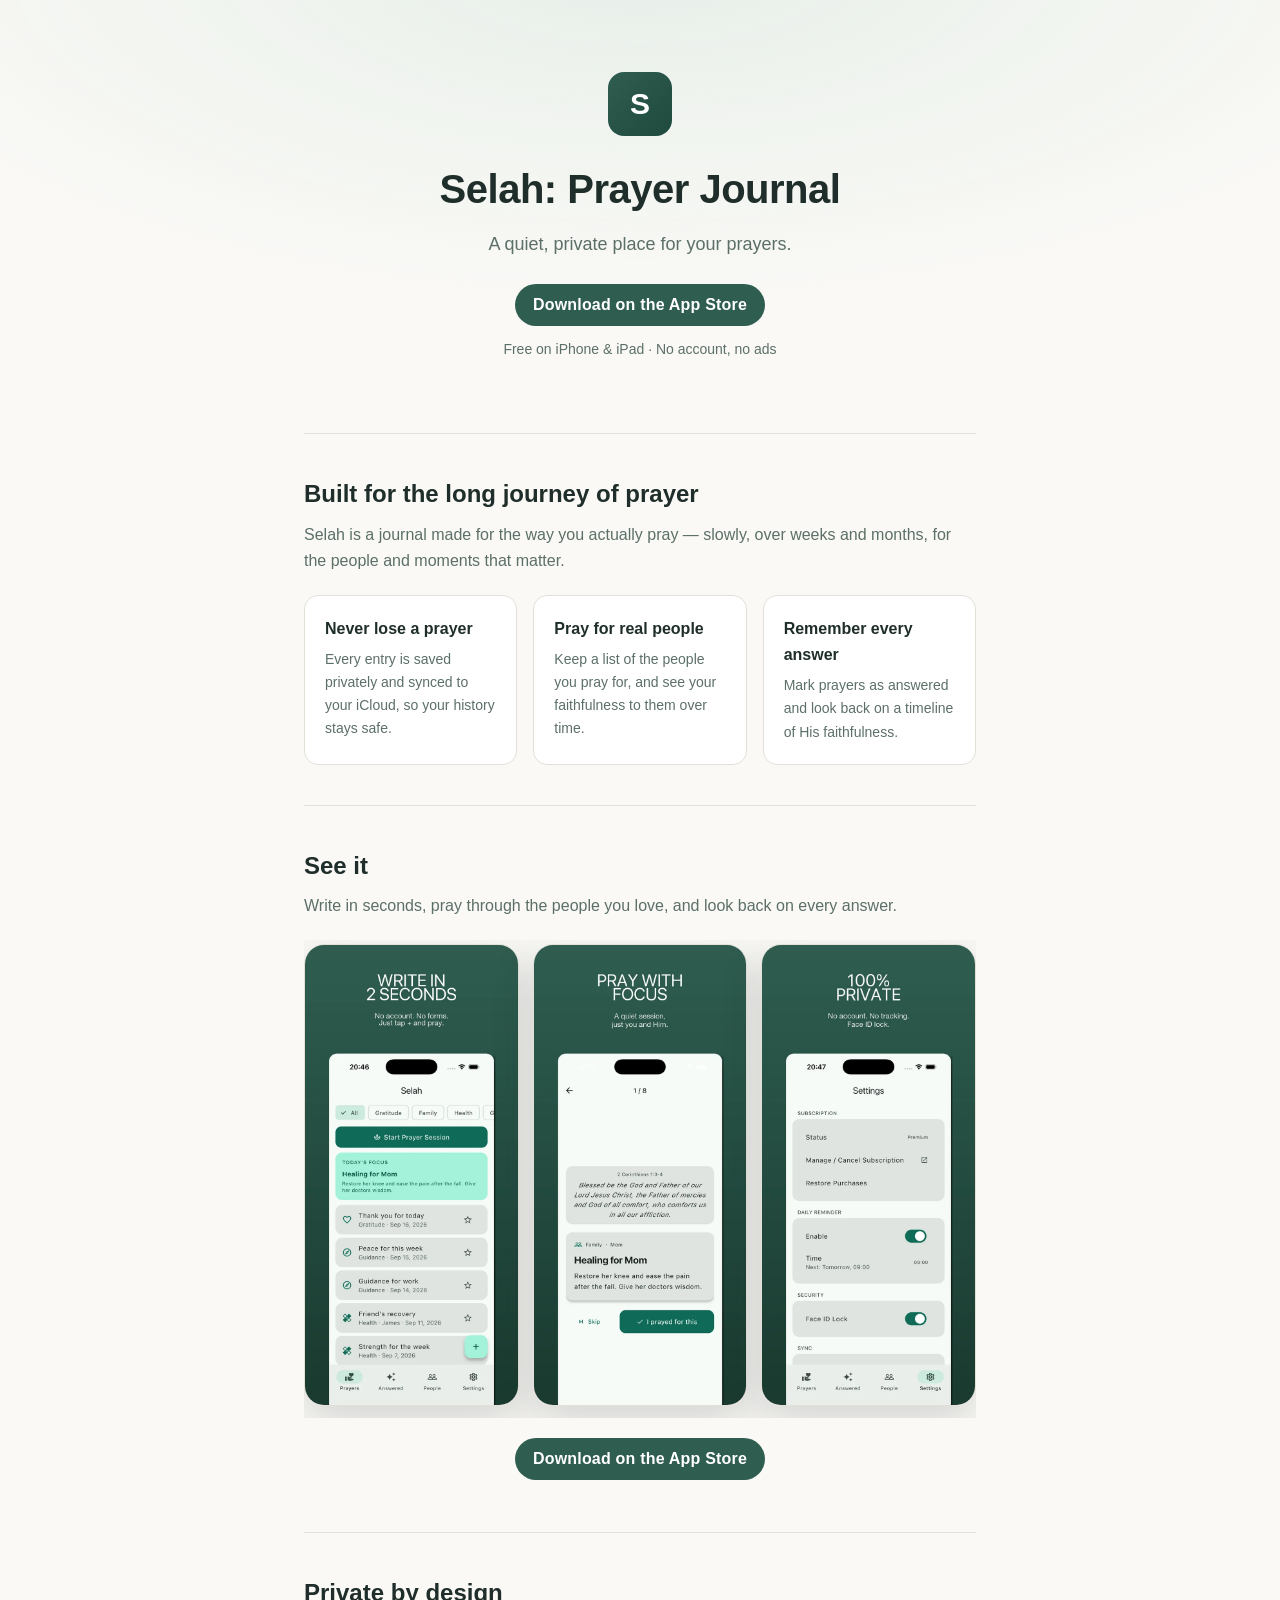
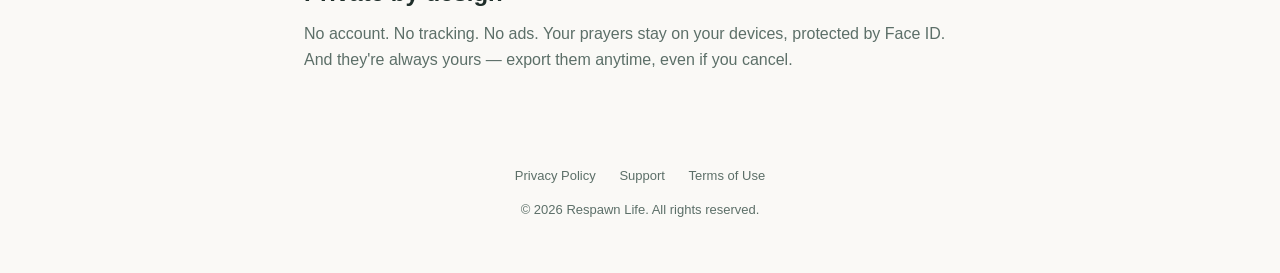
<file: index.html>
<!DOCTYPE html>
<html lang="en">
<head>
  <meta charset="UTF-8">
  <meta name="viewport" content="width=device-width, initial-scale=1.0">
  <title>Selah: Prayer Journal</title>
  <meta name="description" content="A quiet, private place to write your prayers, remember the people you pray for, and look back on every answer.">
  <meta name="theme-color" content="#2f5d50">
  <meta name="apple-itunes-app" content="app-id=6812653563">
  <link rel="icon" type="image/png" href="/icon.png">
  <meta property="og:type" content="website">
  <meta property="og:site_name" content="Selah: Prayer Journal">
  <meta property="og:title" content="Selah: Prayer Journal">
  <meta property="og:description" content="A quiet, private place to write your prayers, remember the people you pray for, and look back on every answer. Free on the App Store.">
  <meta property="og:url" content="https://selah-app.respawnlife.com/">
  <meta property="og:image" content="https://selah-app.respawnlife.com/og.png">
  <meta property="og:image:width" content="1200">
  <meta property="og:image:height" content="630">
  <meta name="twitter:card" content="summary_large_image">
  <meta name="twitter:title" content="Selah: Prayer Journal">
  <meta name="twitter:description" content="A quiet, private place for your prayers. Free on the App Store.">
  <meta name="twitter:image" content="https://selah-app.respawnlife.com/og.png">
  <link rel="stylesheet" href="style.css">
</head>
<body>
  <header class="hero">
    <div class="logo">S</div>
    <h1>Selah: Prayer Journal</h1>
    <p class="tagline">A quiet, private place for your prayers.</p>
    <a class="badge" href="https://apps.apple.com/us/app/selah-prayer-journal/id6812653563">Download on the App Store</a>
    <p class="tagline" style="font-size:14px;margin-top:12px;">Free on iPhone &amp; iPad &middot; No account, no ads</p>
  </header>

  <main class="container">
    <section>
      <h2>Built for the long journey of prayer</h2>
      <p>Selah is a journal made for the way you actually pray &mdash; slowly, over weeks and months, for the people and moments that matter.</p>
      <div class="feat-grid">
        <div class="feat">
          <h3>Never lose a prayer</h3>
          <p>Every entry is saved privately and synced to your iCloud, so your history stays safe.</p>
        </div>
        <div class="feat">
          <h3>Pray for real people</h3>
          <p>Keep a list of the people you pray for, and see your faithfulness to them over time.</p>
        </div>
        <div class="feat">
          <h3>Remember every answer</h3>
          <p>Mark prayers as answered and look back on a timeline of His faithfulness.</p>
        </div>
      </div>
    </section>

    <section id="see">
      <h2>See it</h2>
      <p>Write in seconds, pray through the people you love, and look back on every answer.</p>
      <div class="shots">
        <img src="/screens/home.webp" alt="Selah home screen with today's focus and prayer list" width="660" height="1428" loading="lazy">
        <img src="/screens/pray.webp" alt="A focused prayer session with scripture and a prayer" width="660" height="1428" loading="lazy">
        <img src="/screens/private.webp" alt="Selah settings with Premium, daily reminder and Face ID lock" width="660" height="1428" loading="lazy">
      </div>
      <p style="text-align:center; margin-top:20px;">
        <a class="badge" href="https://apps.apple.com/us/app/selah-prayer-journal/id6812653563">Download on the App Store</a>
      </p>
    </section>

    <section id="privacy">
      <h2>Private by design</h2>
      <p>No account. No tracking. No ads. Your prayers stay on your devices, protected by Face&nbsp;ID. And they're always yours &mdash; export them anytime, even if you cancel.</p>
    </section>
  </main>

  <footer>
    <a href="/privacy/">Privacy Policy</a>
    <a href="/support/">Support</a>
    <a href="https://www.apple.com/legal/internet-services/itunes/dev/stdeula/">Terms of Use</a>
    <p style="margin-top:12px">&copy; 2026 Respawn Life. All rights reserved.</p>
  </footer>
</body>
</html>
</file>
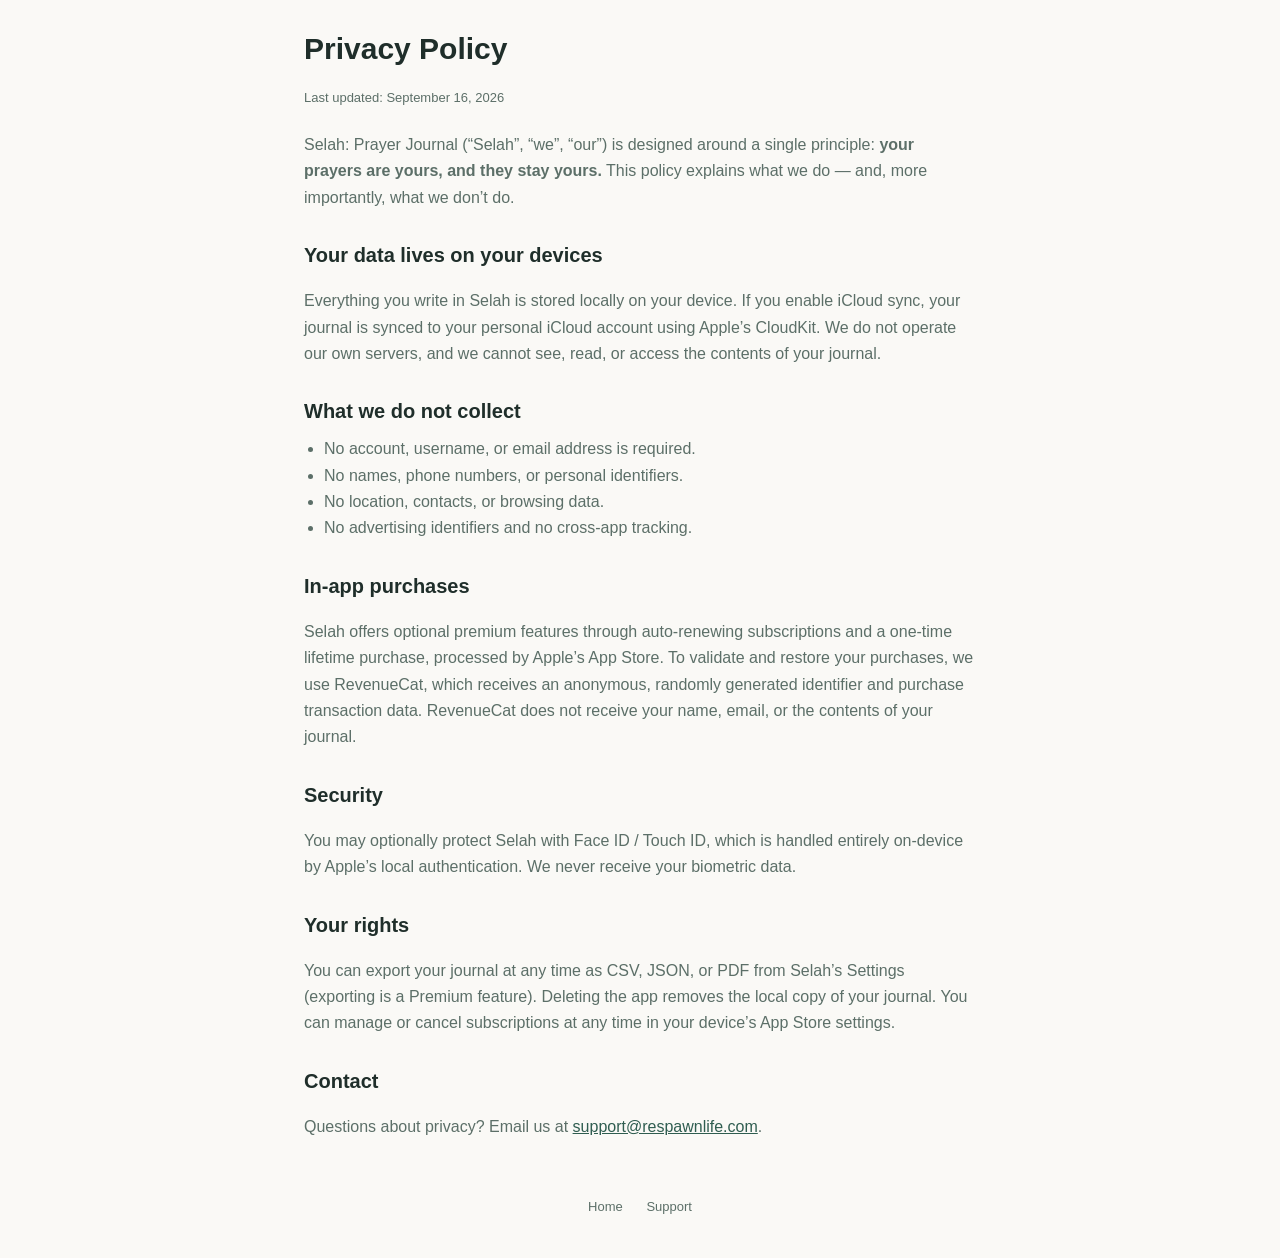
<file: privacy/index.html>
<!DOCTYPE html>
<html lang="en">
<head>
  <meta charset="UTF-8">
  <meta name="viewport" content="width=device-width, initial-scale=1.0">
  <title>Privacy Policy — Selah: Prayer Journal</title>
  <link rel="stylesheet" href="../style.css">
</head>
<body>
  <main class="container prose">
    <h1>Privacy Policy</h1>
    <p class="updated">Last updated: September 16, 2026</p>

    <p>Selah: Prayer Journal (&ldquo;Selah&rdquo;, &ldquo;we&rdquo;, &ldquo;our&rdquo;) is designed around a single principle: <strong>your prayers are yours, and they stay yours.</strong> This policy explains what we do &mdash; and, more importantly, what we don&rsquo;t do.</p>

    <h2>Your data lives on your devices</h2>
    <p>Everything you write in Selah is stored locally on your device. If you enable iCloud sync, your journal is synced to your personal iCloud account using Apple&rsquo;s CloudKit. We do not operate our own servers, and we cannot see, read, or access the contents of your journal.</p>

    <h2>What we do not collect</h2>
    <ul>
      <li>No account, username, or email address is required.</li>
      <li>No names, phone numbers, or personal identifiers.</li>
      <li>No location, contacts, or browsing data.</li>
      <li>No advertising identifiers and no cross-app tracking.</li>
    </ul>

    <h2>In-app purchases</h2>
    <p>Selah offers optional premium features through auto-renewing subscriptions and a one-time lifetime purchase, processed by Apple&rsquo;s App&nbsp;Store. To validate and restore your purchases, we use RevenueCat, which receives an anonymous, randomly generated identifier and purchase transaction data. RevenueCat does not receive your name, email, or the contents of your journal.</p>

    <h2>Security</h2>
    <p>You may optionally protect Selah with Face&nbsp;ID / Touch&nbsp;ID, which is handled entirely on-device by Apple&rsquo;s local authentication. We never receive your biometric data.</p>

    <h2>Your rights</h2>
    <p>You can export your journal at any time as CSV, JSON, or PDF from Selah&rsquo;s Settings (exporting is a Premium feature). Deleting the app removes the local copy of your journal. You can manage or cancel subscriptions at any time in your device&rsquo;s App&nbsp;Store settings.</p>

    <h2>Contact</h2>
    <p>Questions about privacy? Email us at <a href="mailto:support@respawnlife.com">support@respawnlife.com</a>.</p>
  </main>

  <footer>
    <a href="/">Home</a>
    <a href="/support/">Support</a>
  </footer>
</body>
</html>
</file>
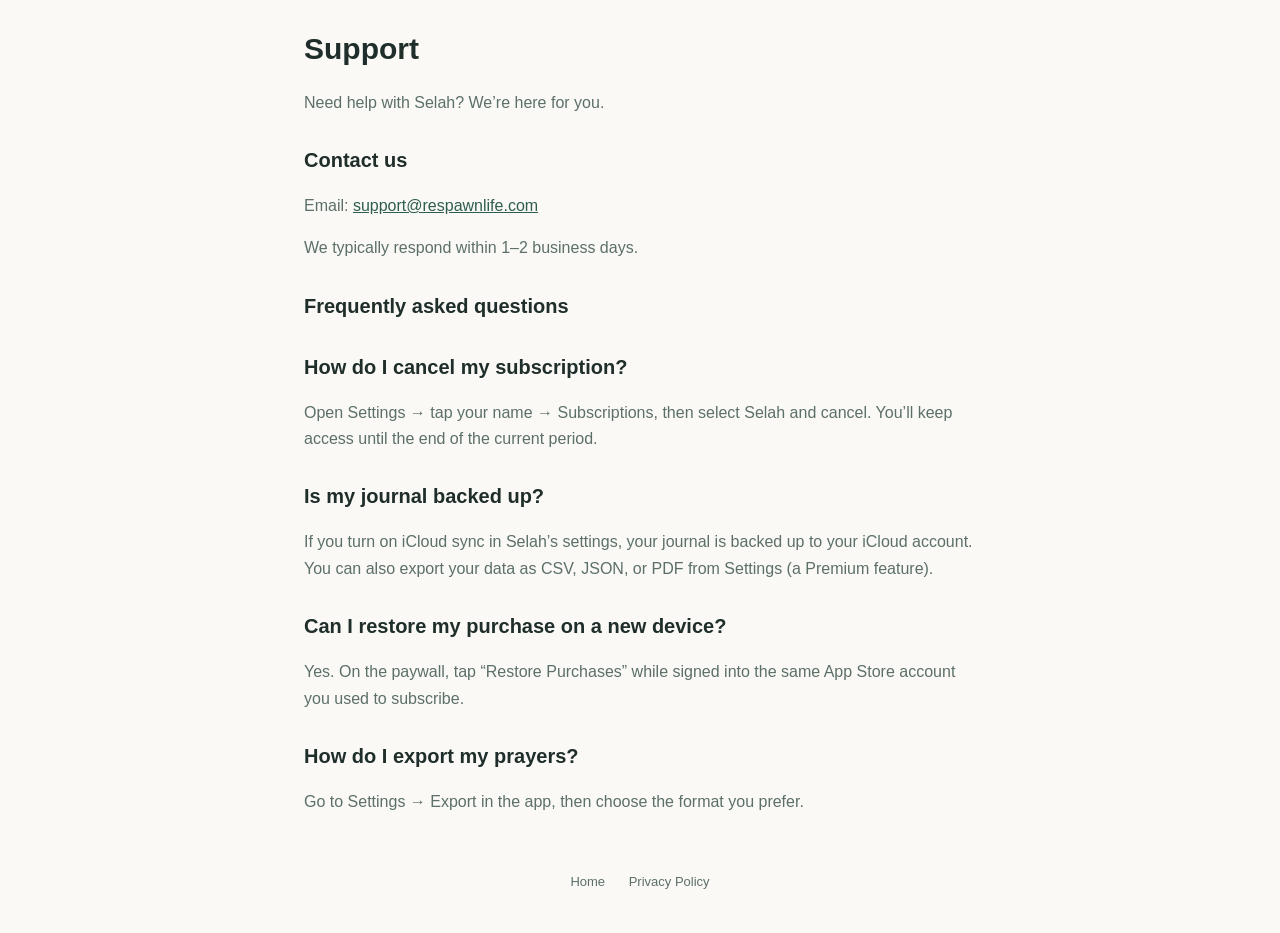
<file: support/index.html>
<!DOCTYPE html>
<html lang="en">
<head>
  <meta charset="UTF-8">
  <meta name="viewport" content="width=device-width, initial-scale=1.0">
  <title>Support — Selah: Prayer Journal</title>
  <link rel="stylesheet" href="../style.css">
</head>
<body>
  <main class="container prose">
    <h1>Support</h1>
    <p>Need help with Selah? We&rsquo;re here for you.</p>

    <h2>Contact us</h2>
    <p>Email: <a href="mailto:support@respawnlife.com">support@respawnlife.com</a></p>
    <p>We typically respond within 1&ndash;2 business days.</p>

    <h2>Frequently asked questions</h2>

    <h2>How do I cancel my subscription?</h2>
    <p>Open Settings &rarr; tap your name &rarr; Subscriptions, then select Selah and cancel. You&rsquo;ll keep access until the end of the current period.</p>

    <h2>Is my journal backed up?</h2>
    <p>If you turn on iCloud sync in Selah&rsquo;s settings, your journal is backed up to your iCloud account. You can also export your data as CSV, JSON, or PDF from Settings (a Premium feature).</p>

    <h2>Can I restore my purchase on a new device?</h2>
    <p>Yes. On the paywall, tap &ldquo;Restore Purchases&rdquo; while signed into the same App&nbsp;Store account you used to subscribe.</p>

    <h2>How do I export my prayers?</h2>
    <p>Go to Settings &rarr; Export in the app, then choose the format you prefer.</p>
  </main>

  <footer>
    <a href="/">Home</a>
    <a href="/privacy/">Privacy Policy</a>
  </footer>
</body>
</html>
</file>
<file: style.css>
:root {
  --ink: #1f2e2a;
  --muted: #5c6f68;
  --brand: #2f5d50;
  --brand-soft: #e7efe9;
  --bg: #faf9f6;
  --line: #e3e0d8;
}

* { box-sizing: border-box; }

body {
  margin: 0;
  font-family: -apple-system, BlinkMacSystemFont, "Segoe UI", Roboto, Helvetica, Arial, sans-serif;
  color: var(--ink);
  background: var(--bg);
  line-height: 1.65;
}

.container {
  max-width: 720px;
  margin: 0 auto;
  padding: 0 24px;
}

/* ---- header ---- */
header.hero {
  padding: 72px 24px 48px;
  text-align: center;
  background:
    radial-gradient(1200px 500px at 50% -10%, var(--brand-soft), transparent 70%),
    var(--bg);
}
.logo {
  width: 64px; height: 64px;
  border-radius: 16px;
  background: linear-gradient(135deg, var(--brand), #1f4a3d);
  color: #fff;
  display: inline-flex;
  align-items: center;
  justify-content: center;
  font-size: 30px;
  font-weight: 700;
  margin-bottom: 20px;
}
header.hero h1 {
  font-size: 40px;
  margin: 0 0 8px;
  letter-spacing: -0.5px;
}
header.hero .tagline {
  font-size: 18px;
  color: var(--muted);
  margin: 0 0 24px;
}
.badge {
  display: inline-block;
  padding: 8px 18px;
  border-radius: 999px;
  background: var(--brand);
  color: #fff;
  font-weight: 600;
  text-decoration: none;
  letter-spacing: 0.2px;
}
.badge.ghost {
  background: transparent;
  color: var(--brand);
  border: 1.5px solid var(--brand);
  margin-left: 8px;
}

/* ---- sections ---- */
section { padding: 40px 0; border-top: 1px solid var(--line); }
section h2 { font-size: 24px; margin: 0 0 8px; }
section p { color: var(--muted); margin: 0 0 12px; }

.feat-grid {
  display: grid;
  grid-template-columns: 1fr;
  gap: 16px;
  margin-top: 20px;
}
@media (min-width: 640px) {
  .feat-grid { grid-template-columns: 1fr 1fr 1fr; }
}
.feat {
  background: #fff;
  border: 1px solid var(--line);
  border-radius: 14px;
  padding: 20px;
}
.feat h3 { margin: 0 0 6px; font-size: 16px; }
.feat p { font-size: 14px; margin: 0; }

/* ---- screenshots ---- */
.shots {
  display: flex;
  gap: 14px;
  margin: 20px 0 0;
  padding: 4px 0 12px;
  overflow-x: auto;
  justify-content: center;
  justify-content: safe center;
  -webkit-overflow-scrolling: touch;
}
.shots img {
  display: block;
  width: calc((100% - 28px) / 3);
  height: auto;
  flex: 0 0 auto;
  border-radius: 20px;
  border: 1px solid var(--line);
  box-shadow: 0 14px 40px rgba(31, 46, 42, 0.18);
}
@media (max-width: 559px) {
  .shots { justify-content: flex-start; }
  .shots img { width: 200px; }
}

/* ---- prose (privacy / support) ---- */
.prose h1 { font-size: 30px; margin: 24px 0 4px; }
.prose .updated { color: var(--muted); font-size: 13px; margin-bottom: 24px; }
.prose h2 { font-size: 20px; margin: 28px 0 6px; }
.prose p, .prose li { color: var(--muted); }
.prose ul { margin: 8px 0 16px; padding-left: 20px; }
.prose a { color: var(--brand); }

footer {
  padding: 40px 24px;
  text-align: center;
  color: var(--muted);
  font-size: 13px;
}
footer a { color: var(--muted); margin: 0 10px; text-decoration: none; }
footer a:hover { color: var(--brand); }
</file>
